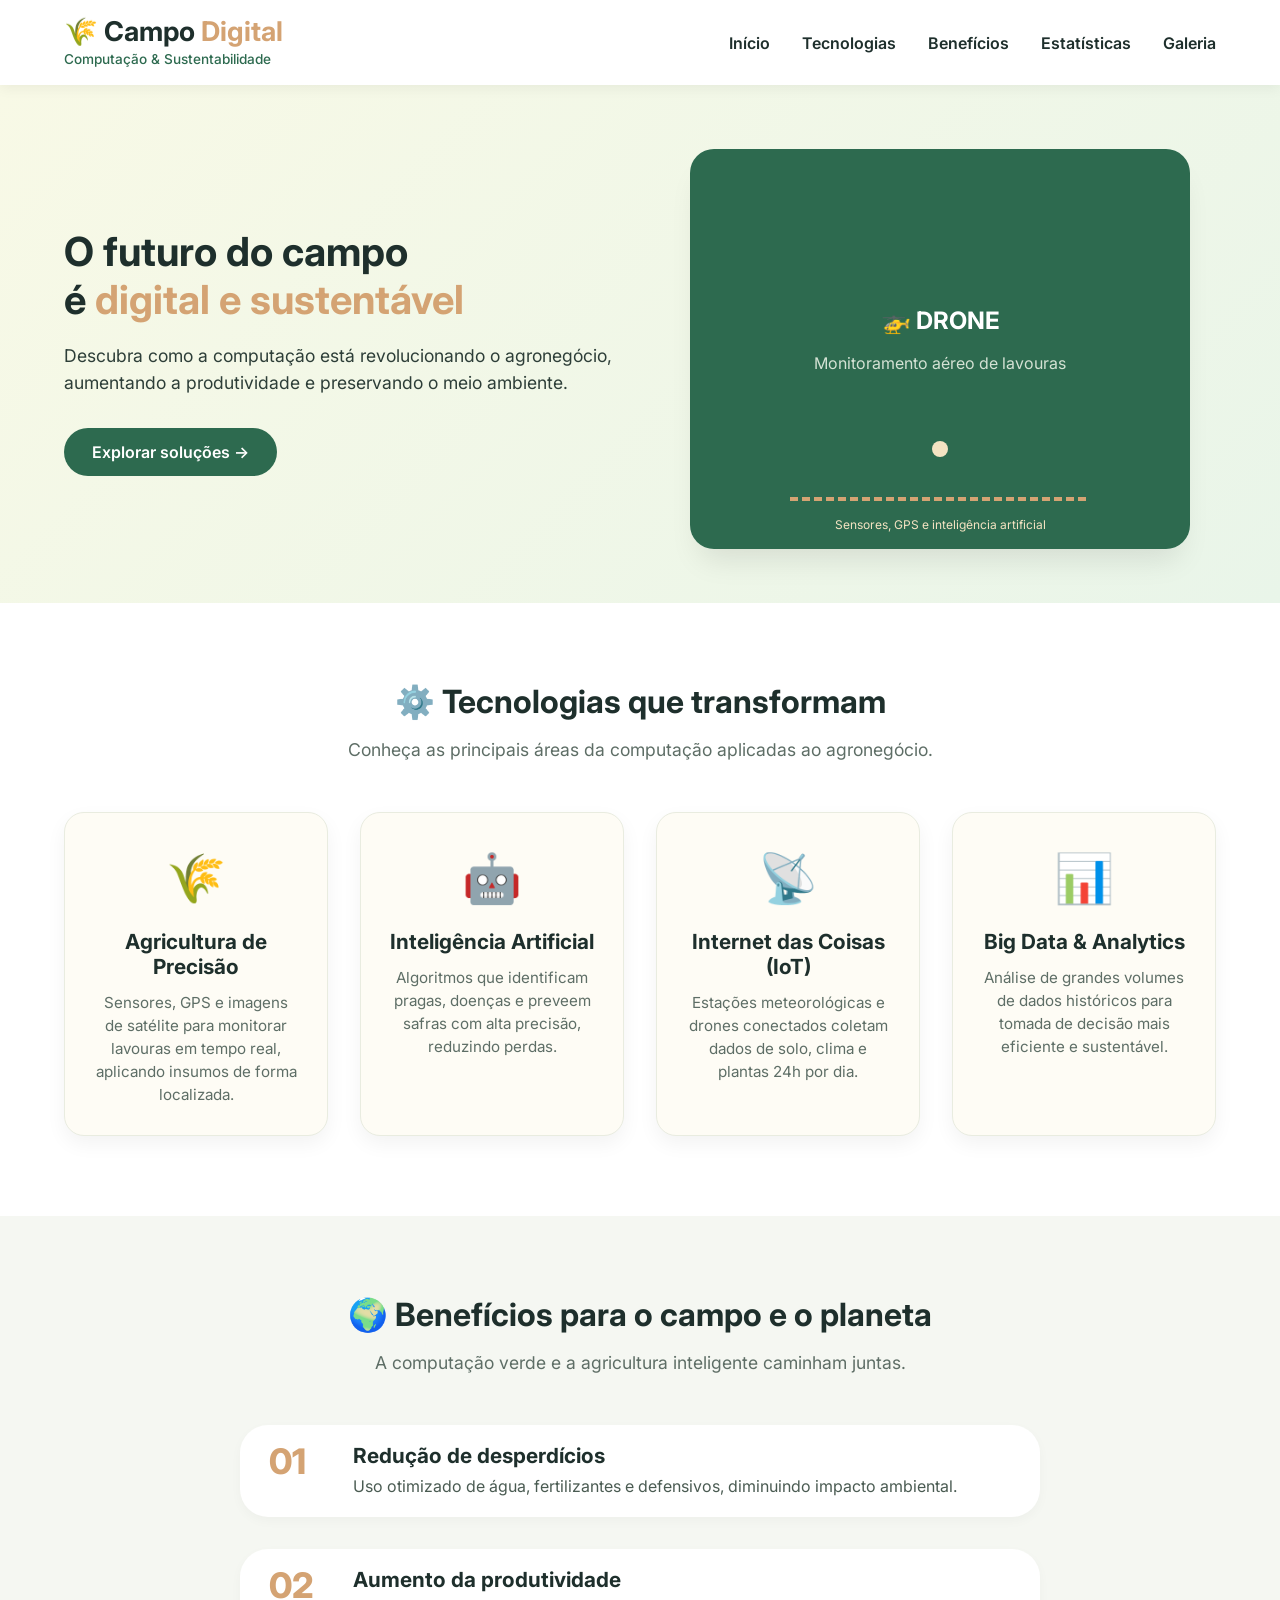
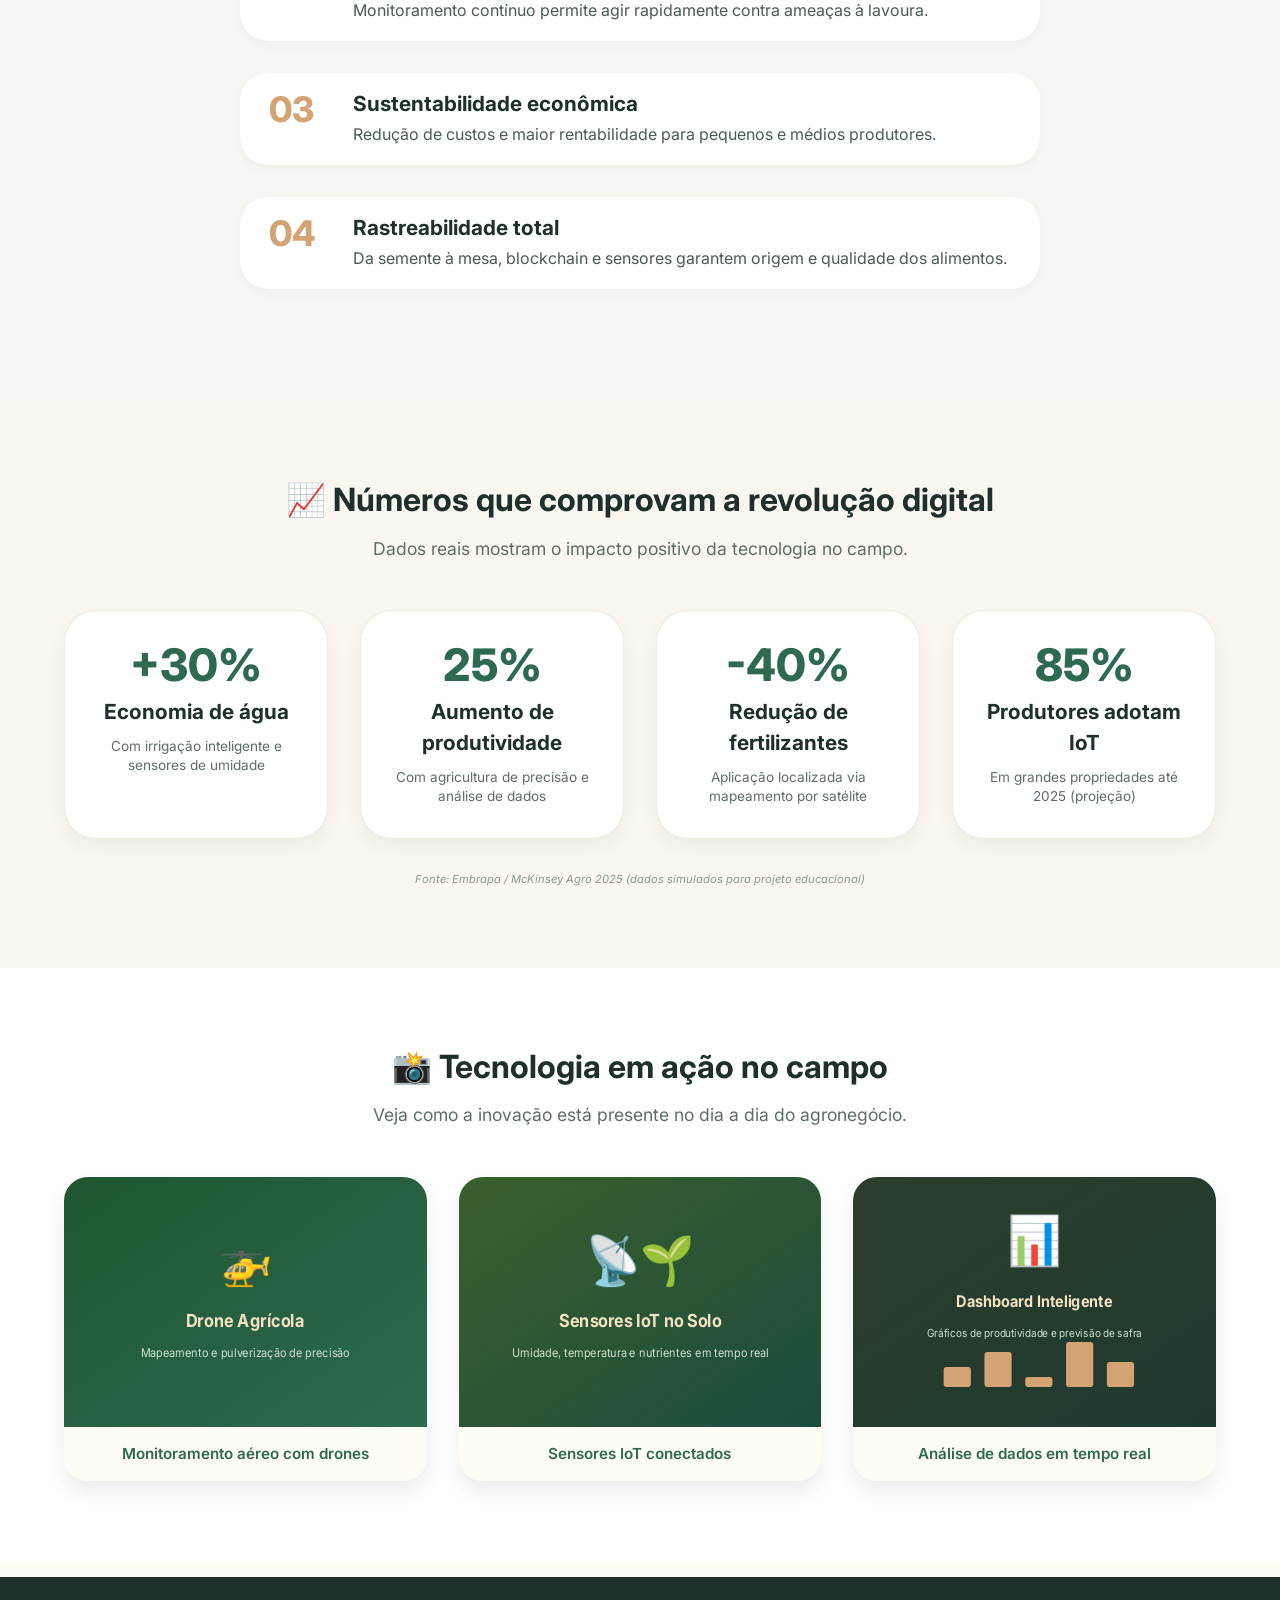
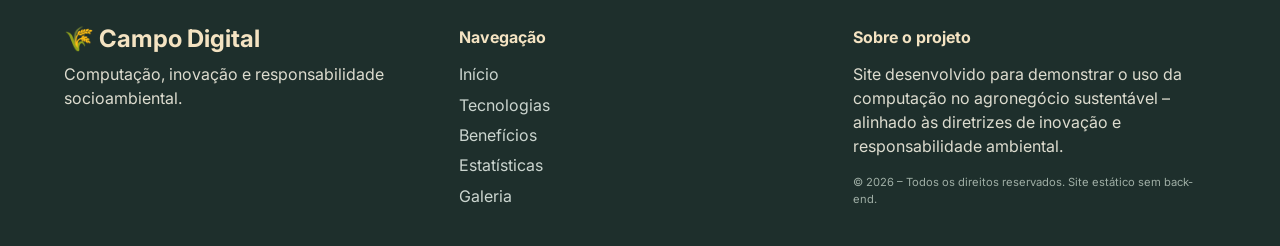
<file: index.html>
<!DOCTYPE html>
<html lang="pt-BR">
<head>
    <meta charset="UTF-8">
    <meta name="viewport" content="width=device-width, initial-scale=1.0, user-scalable=yes">
    <meta name="description" content="Site sobre computação aplicada ao agronegócio sustentável - Tecnologia e inovação no campo.">
    <meta name="author" content="Aluno participante">
    <title>Computação no Campo | Tecnologia Sustentável</title>
    <link rel="stylesheet" href="style.css">
    <link href="https://fonts.googleapis.com/css2?family=Inter:opsz,wght@14..32,400;14..32,500;14..32,600;14..32,700&display=swap" rel="stylesheet">
</head>
<body>
    <header class="header" id="topo">
        <div class="container header-container">
            <div class="logo">
                <h1>🌾 Campo <span>Digital</span></h1>
                <p class="sub-logo">Computação & Sustentabilidade</p>
            </div>
            <nav class="nav-menu">
                <ul>
                    <li><a href="#inicio">Início</a></li>
                    <li><a href="#tecnologias">Tecnologias</a></li>
                    <li><a href="#beneficios">Benefícios</a></li>
                    <li><a href="#estatisticas">Estatísticas</a></li>
                    <li><a href="#galeria">Galeria</a></li>
                </ul>
            </nav>
        </div>
    </header>

    <main>
        <!-- Seção Hero / Início -->
        <section id="inicio" class="hero">
            <div class="container hero-container">
                <div class="hero-text">
                    <h2>O futuro do campo<br>é <span class="destaque">digital e sustentável</span></h2>
                    <p>Descubra como a computação está revolucionando o agronegócio, aumentando a produtividade e preservando o meio ambiente.</p>
                    <a href="#tecnologias" class="btn-primary">Explorar soluções →</a>
                </div>
                <div class="hero-image">
                    <svg width="500" height="400" viewBox="0 0 500 400" xmlns="http://www.w3.org/2000/svg" style="border-radius:24px; background:#e9f5e9;">
                        <rect width="500" height="400" fill="#2d6a4f" rx="20"/>
                        <text x="250" y="180" font-family="Inter, sans-serif" font-size="24" fill="white" text-anchor="middle" font-weight="bold">🚁 DRONE</text>
                        <text x="250" y="220" font-family="Inter, sans-serif" font-size="16" fill="#d4e2d4" text-anchor="middle">Monitoramento aéreo de lavouras</text>
                        <circle cx="250" cy="300" r="8" fill="#f4e3c2"/>
                        <line x1="100" y1="350" x2="400" y2="350" stroke="#d4a373" stroke-width="4" stroke-dasharray="8 4"/>
                        <text x="250" y="380" font-family="Inter" font-size="12" fill="#f4e3c2" text-anchor="middle">Sensores, GPS e inteligência artificial</text>
                    </svg>
                </div>
            </div>
        </section>

        <!-- Seção Tecnologias -->
        <section id="tecnologias" class="tecnologias">
            <div class="container">
                <div class="section-header">
                    <h2>⚙️ Tecnologias que transformam</h2>
                    <p>Conheça as principais áreas da computação aplicadas ao agronegócio.</p>
                </div>
                <div class="cards-grid">
                    <div class="card">
                        <div class="card-icon">🌾</div>
                        <h3>Agricultura de Precisão</h3>
                        <p>Sensores, GPS e imagens de satélite para monitorar lavouras em tempo real, aplicando insumos de forma localizada.</p>
                    </div>
                    <div class="card">
                        <div class="card-icon">🤖</div>
                        <h3>Inteligência Artificial</h3>
                        <p>Algoritmos que identificam pragas, doenças e preveem safras com alta precisão, reduzindo perdas.</p>
                    </div>
                    <div class="card">
                        <div class="card-icon">📡</div>
                        <h3>Internet das Coisas (IoT)</h3>
                        <p>Estações meteorológicas e drones conectados coletam dados de solo, clima e plantas 24h por dia.</p>
                    </div>
                    <div class="card">
                        <div class="card-icon">📊</div>
                        <h3>Big Data & Analytics</h3>
                        <p>Análise de grandes volumes de dados históricos para tomada de decisão mais eficiente e sustentável.</p>
                    </div>
                </div>
            </div>
        </section>

        <!-- Seção Benefícios -->
        <section id="beneficios" class="beneficios">
            <div class="container">
                <div class="section-header">
                    <h2>🌍 Benefícios para o campo e o planeta</h2>
                    <p>A computação verde e a agricultura inteligente caminham juntas.</p>
                </div>
                <div class="benefits-list">
                    <div class="benefit-item">
                        <div class="benefit-number">01</div>
                        <div class="benefit-content">
                            <h3>Redução de desperdícios</h3>
                            <p>Uso otimizado de água, fertilizantes e defensivos, diminuindo impacto ambiental.</p>
                        </div>
                    </div>
                    <div class="benefit-item">
                        <div class="benefit-number">02</div>
                        <div class="benefit-content">
                            <h3>Aumento da produtividade</h3>
                            <p>Monitoramento contínuo permite agir rapidamente contra ameaças à lavoura.</p>
                        </div>
                    </div>
                    <div class="benefit-item">
                        <div class="benefit-number">03</div>
                        <div class="benefit-content">
                            <h3>Sustentabilidade econômica</h3>
                            <p>Redução de custos e maior rentabilidade para pequenos e médios produtores.</p>
                        </div>
                    </div>
                    <div class="benefit-item">
                        <div class="benefit-number">04</div>
                        <div class="benefit-content">
                            <h3>Rastreabilidade total</h3>
                            <p>Da semente à mesa, blockchain e sensores garantem origem e qualidade dos alimentos.</p>
                        </div>
                    </div>
                </div>
            </div>
        </section>

        <!-- NOVA SEÇÃO: Estatísticas do Agro Digital -->
        <section id="estatisticas" class="estatisticas">
            <div class="container">
                <div class="section-header">
                    <h2>📈 Números que comprovam a revolução digital</h2>
                    <p>Dados reais mostram o impacto positivo da tecnologia no campo.</p>
                </div>
                <div class="stats-grid">
                    <div class="stat-card">
                        <div class="stat-number">+30%</div>
                        <div class="stat-label">Economia de água</div>
                        <div class="stat-desc">Com irrigação inteligente e sensores de umidade</div>
                    </div>
                    <div class="stat-card">
                        <div class="stat-number">25%</div>
                        <div class="stat-label">Aumento de produtividade</div>
                        <div class="stat-desc">Com agricultura de precisão e análise de dados</div>
                    </div>
                    <div class="stat-card">
                        <div class="stat-number">-40%</div>
                        <div class="stat-label">Redução de fertilizantes</div>
                        <div class="stat-desc">Aplicação localizada via mapeamento por satélite</div>
                    </div>
                    <div class="stat-card">
                        <div class="stat-number">85%</div>
                        <div class="stat-label">Produtores adotam IoT</div>
                        <div class="stat-desc">Em grandes propriedades até 2025 (projeção)</div>
                    </div>
                </div>
                <p class="stats-fonte">Fonte: Embrapa / McKinsey Agro 2025 (dados simulados para projeto educacional)</p>
            </div>
        </section>

        <!-- Seção Galeria -->
        <section id="galeria" class="galeria">
            <div class="container">
                <div class="section-header">
                    <h2>📸 Tecnologia em ação no campo</h2>
                    <p>Veja como a inovação está presente no dia a dia do agronegócio.</p>
                </div>
                <div class="gallery-grid">
                    <div class="gallery-item">
                        <svg width="100%" height="250" viewBox="0 0 400 250" preserveAspectRatio="none" style="background: linear-gradient(145deg, #1e5631, #2d6a4f); display:block;">
                            <text x="200" y="100" font-family="Inter, sans-serif" font-size="48" text-anchor="middle" fill="white">🚁</text>
                            <text x="200" y="150" font-family="Inter, sans-serif" font-size="18" text-anchor="middle" fill="#f4e3c2" font-weight="bold">Drone Agrícola</text>
                            <text x="200" y="180" font-family="Inter, sans-serif" font-size="12" text-anchor="middle" fill="#cfe3cf">Mapeamento e pulverização de precisão</text>
                        </svg>
                        <div class="gallery-caption">Monitoramento aéreo com drones</div>
                    </div>
                    <div class="gallery-item">
                        <svg width="100%" height="250" viewBox="0 0 400 250" preserveAspectRatio="none" style="background: linear-gradient(145deg, #3b5e2b, #1b4d3e); display:block;">
                            <text x="200" y="100" font-family="Inter, sans-serif" font-size="48" text-anchor="middle" fill="white">📡🌱</text>
                            <text x="200" y="150" font-family="Inter, sans-serif" font-size="18" text-anchor="middle" fill="#f4e3c2" font-weight="bold">Sensores IoT no Solo</text>
                            <text x="200" y="180" font-family="Inter, sans-serif" font-size="12" text-anchor="middle" fill="#cfe3cf">Umidade, temperatura e nutrientes em tempo real</text>
                        </svg>
                        <div class="gallery-caption">Sensores IoT conectados</div>
                    </div>
                    <div class="gallery-item">
                        <svg width="100%" height="250" viewBox="0 0 400 250" preserveAspectRatio="none" style="background: linear-gradient(145deg, #2c3e2b, #1e3a2f); display:block;">
                            <text x="200" y="80" font-family="Inter, sans-serif" font-size="48" text-anchor="middle" fill="white">📊</text>
                            <text x="200" y="130" font-family="Inter, sans-serif" font-size="16" text-anchor="middle" fill="#f4e3c2" font-weight="bold">Dashboard Inteligente</text>
                            <text x="200" y="160" font-family="Inter, sans-serif" font-size="11" text-anchor="middle" fill="#cfe3cf">Gráficos de produtividade e previsão de safra</text>
                            <rect x="100" y="190" width="30" height="20" fill="#d4a373" rx="3"/>
                            <rect x="145" y="175" width="30" height="35" fill="#d4a373" rx="3"/>
                            <rect x="190" y="200" width="30" height="10" fill="#d4a373" rx="3"/>
                            <rect x="235" y="165" width="30" height="45" fill="#d4a373" rx="3"/>
                            <rect x="280" y="185" width="30" height="25" fill="#d4a373" rx="3"/>
                        </svg>
                        <div class="gallery-caption">Análise de dados em tempo real</div>
                    </div>
                </div>
            </div>
        </section>
    </main>

    <footer class="footer">
        <div class="container footer-container">
            <div class="footer-logo">
                <h2>🌾 Campo Digital</h2>
                <p>Computação, inovação e responsabilidade socioambiental.</p>
            </div>
            <div class="footer-links">
                <h4>Navegação</h4>
                <ul>
                    <li><a href="#inicio">Início</a></li>
                    <li><a href="#tecnologias">Tecnologias</a></li>
                    <li><a href="#beneficios">Benefícios</a></li>
                    <li><a href="#estatisticas">Estatísticas</a></li>
                    <li><a href="#galeria">Galeria</a></li>
                </ul>
            </div>
            <div class="footer-legal">
                <h4>Sobre o projeto</h4>
                <p>Site desenvolvido para demonstrar o uso da computação no agronegócio sustentável – alinhado às diretrizes de inovação e responsabilidade ambiental.</p>
                <small>© 2026 – Todos os direitos reservados. Site estático sem back-end.</small>
            </div>
        </div>
    </footer>
</body>
</html>
</file>
<file: style.css>
/* ========== RESET E BASE ========== */
* {
    margin: 0;
    padding: 0;
    box-sizing: border-box;
}

html {
    scroll-behavior: smooth;
}

body {
    font-family: 'Inter', sans-serif;
    background-color: #fefcf5;
    color: #1e2f2c;
    line-height: 1.5;
}

.container {
    max-width: 1200px;
    margin: 0 auto;
    padding: 0 24px;
}

/* ========== TIPOGRAFIA ========== */
h1, h2, h3 {
    font-weight: 700;
    line-height: 1.2;
}

h1 {
    font-size: 1.8rem;
}

h1 span {
    color: #d4a373;
}

.sub-logo {
    font-size: 0.85rem;
    font-weight: 500;
    color: #2d6a4f;
}

h2 {
    font-size: 2rem;
    margin-bottom: 1rem;
}

h2 .destaque {
    color: #d4a373;
}

h3 {
    font-size: 1.3rem;
    margin-bottom: 0.5rem;
}

.section-header {
    text-align: center;
    margin-bottom: 3rem;
}

.section-header p {
    color: #5e6e66;
    font-size: 1.1rem;
    max-width: 700px;
    margin: 0 auto;
}

/* ========== HEADER ========== */
.header {
    background-color: #ffffff;
    box-shadow: 0 4px 12px rgba(0, 0, 0, 0.05);
    position: sticky;
    top: 0;
    z-index: 100;
    padding: 1rem 0;
}

.header-container {
    display: flex;
    justify-content: space-between;
    align-items: center;
    flex-wrap: wrap;
}

.logo h1 {
    font-size: 1.7rem;
}

.nav-menu ul {
    display: flex;
    gap: 2rem;
    list-style: none;
}

.nav-menu a {
    text-decoration: none;
    font-weight: 600;
    color: #1e2f2c;
    transition: color 0.2s;
}

.nav-menu a:hover {
    color: #d4a373;
}

/* ========== BOTÕES ========== */
.btn-primary {
    display: inline-block;
    background-color: #2d6a4f;
    color: white;
    padding: 12px 28px;
    border-radius: 40px;
    text-decoration: none;
    font-weight: 600;
    transition: all 0.3s;
    border: none;
    cursor: pointer;
}

.btn-primary:hover {
    background-color: #1b4d3e;
    transform: translateY(-2px);
    box-shadow: 0 8px 20px rgba(45, 106, 79, 0.3);
}

/* ========== HERO ========== */
.hero {
    padding: 4rem 0 3rem;
    background: linear-gradient(135deg, #f8f9e6 0%, #e9f5e9 100%);
}

.hero-container {
    display: flex;
    align-items: center;
    gap: 3rem;
    flex-wrap: wrap;
}

.hero-text {
    flex: 1;
}

.hero-text h2 {
    font-size: 2.5rem;
    margin-bottom: 1.2rem;
}

.hero-text p {
    font-size: 1.1rem;
    margin-bottom: 2rem;
    color: #2d3e38;
}

.hero-image {
    flex: 1;
    text-align: center;
}

.hero-image img, .hero-image svg {
    max-width: 100%;
    border-radius: 24px;
    box-shadow: 0 20px 30px -10px rgba(0, 0, 0, 0.1);
}

/* ========== SEÇÃO TECNOLOGIAS ========== */
.tecnologias {
    padding: 5rem 0;
    background-color: #ffffff;
}

.cards-grid {
    display: grid;
    grid-template-columns: repeat(auto-fit, minmax(260px, 1fr));
    gap: 2rem;
}

.card {
    background-color: #fefcf5;
    border-radius: 20px;
    padding: 1.8rem;
    text-align: center;
    transition: all 0.25s;
    box-shadow: 0 8px 20px rgba(0, 0, 0, 0.05);
    border: 1px solid #e9ece0;
}

.card:hover {
    transform: translateY(-6px);
    box-shadow: 0 20px 30px -12px rgba(0, 0, 0, 0.1);
    border-color: #d4a373;
}

.card-icon {
    font-size: 3rem;
    margin-bottom: 1rem;
}

.card h3 {
    margin-bottom: 0.8rem;
}

.card p {
    color: #5e6e66;
    font-size: 0.95rem;
}

/* ========== BENEFÍCIOS ========== */
.beneficios {
    padding: 5rem 0;
    background-color: #f5f7f2;
}

.benefits-list {
    max-width: 800px;
    margin: 0 auto;
}

.benefit-item {
    display: flex;
    gap: 1.5rem;
    margin-bottom: 2rem;
    align-items: flex-start;
    background: white;
    padding: 1.2rem 1.8rem;
    border-radius: 28px;
    box-shadow: 0 4px 12px rgba(0, 0, 0, 0.03);
    transition: transform 0.2s;
}

.benefit-item:hover {
    transform: translateX(8px);
}

.benefit-number {
    font-size: 2.2rem;
    font-weight: 800;
    color: #d4a373;
    line-height: 1;
    min-width: 60px;
}

.benefit-content h3 {
    margin-bottom: 0.3rem;
}

.benefit-content p {
    color: #4a5b52;
}

/* ========== ESTATÍSTICAS (NOVA) ========== */
.estatisticas {
    padding: 5rem 0;
    background-color: #f9f7ef;
}

.stats-grid {
    display: grid;
    grid-template-columns: repeat(auto-fit, minmax(220px, 1fr));
    gap: 2rem;
    margin: 2rem 0 1rem;
}

.stat-card {
    background: white;
    border-radius: 32px;
    padding: 2rem 1.2rem;
    text-align: center;
    box-shadow: 0 8px 20px rgba(0, 0, 0, 0.05);
    transition: all 0.3s;
    border: 1px solid #e9ece0;
}

.stat-card:hover {
    transform: translateY(-6px);
    box-shadow: 0 20px 30px -12px rgba(0, 0, 0, 0.1);
    border-color: #d4a373;
}

.stat-number {
    font-size: 2.8rem;
    font-weight: 800;
    color: #2d6a4f;
    margin-bottom: 0.5rem;
    line-height: 1;
}

.stat-label {
    font-size: 1.3rem;
    font-weight: 700;
    color: #1e2f2c;
    margin-bottom: 0.6rem;
}

.stat-desc {
    font-size: 0.85rem;
    color: #5e6e66;
    line-height: 1.4;
}

.stats-fonte {
    text-align: center;
    font-size: 0.7rem;
    color: #8a9a90;
    margin-top: 2rem;
    font-style: italic;
}

/* ========== GALERIA ========== */
.galeria {
    padding: 5rem 0;
    background-color: #ffffff;
}

.gallery-grid {
    display: grid;
    grid-template-columns: repeat(auto-fit, minmax(300px, 1fr));
    gap: 2rem;
    margin-top: 1rem;
}

.gallery-item {
    background: #fefcf5;
    border-radius: 24px;
    overflow: hidden;
    box-shadow: 0 10px 20px rgba(0, 0, 0, 0.08);
    transition: transform 0.3s ease, box-shadow 0.3s ease;
}

.gallery-item:hover {
    transform: translateY(-8px);
    box-shadow: 0 20px 30px -12px rgba(0, 0, 0, 0.15);
}

.gallery-item svg, .gallery-item img {
    width: 100%;
    height: 250px;
    object-fit: cover;
    display: block;
    transition: transform 0.5s;
}

.gallery-item:hover svg {
    transform: scale(1.02);
}

.gallery-caption {
    padding: 1rem;
    text-align: center;
    font-weight: 600;
    color: #2d6a4f;
    background-color: #fefcf5;
    font-size: 0.95rem;
}

/* ========== FOOTER ========== */
.footer {
    background-color: #1e2f2c;
    color: #dddccf;
    padding: 3rem 0 2rem;
    margin-top: 1rem;
}

.footer-container {
    display: flex;
    flex-wrap: wrap;
    gap: 2rem;
    justify-content: space-between;
}

.footer-logo, .footer-links, .footer-legal {
    flex: 1;
    min-width: 180px;
}

.footer-logo h2 {
    font-size: 1.5rem;
    margin-bottom: 0.5rem;
    color: #f4e3c2;
}

.footer-links h4, .footer-legal h4 {
    margin-bottom: 0.8rem;
    color: #f4e3c2;
}

.footer-links ul {
    list-style: none;
}

.footer-links li {
    margin-bottom: 0.4rem;
}

.footer-links a {
    color: #cbd5cf;
    text-decoration: none;
}

.footer-links a:hover {
    color: #d4a373;
    text-decoration: underline;
}

.footer-legal small {
    display: block;
    margin-top: 1rem;
    font-size: 0.7rem;
    color: #9faea5;
}

/* ========== RESPONSIVIDADE ========== */
@media (max-width: 768px) {
    .header-container {
        flex-direction: column;
        gap: 1rem;
    }

    .nav-menu ul {
        gap: 1.2rem;
        flex-wrap: wrap;
        justify-content: center;
    }

    .hero-container {
        flex-direction: column-reverse;
        text-align: center;
    }

    .hero-text h2 {
        font-size: 2rem;
    }

    h2 {
        font-size: 1.8rem;
    }

    .benefit-item {
        flex-direction: column;
        text-align: center;
        align-items: center;
    }

    .stats-grid {
        grid-template-columns: 1fr;
        gap: 1.2rem;
    }
    .stat-number {
        font-size: 2.2rem;
    }
    .stat-label {
        font-size: 1.1rem;
    }

    .gallery-grid {
        grid-template-columns: 1fr;
        gap: 1.5rem;
    }

    .footer-container {
        flex-direction: column;
        text-align: center;
        gap: 1.5rem;
    }
}

@media (max-width: 480px) {
    .container {
        padding: 0 16px;
    }

    .cards-grid {
        grid-template-columns: 1fr;
    }

    .btn-primary {
        padding: 10px 20px;
        font-size: 0.9rem;
    }

    .gallery-item svg, .gallery-item img {
        height: 200px;
    }
}
</file>
